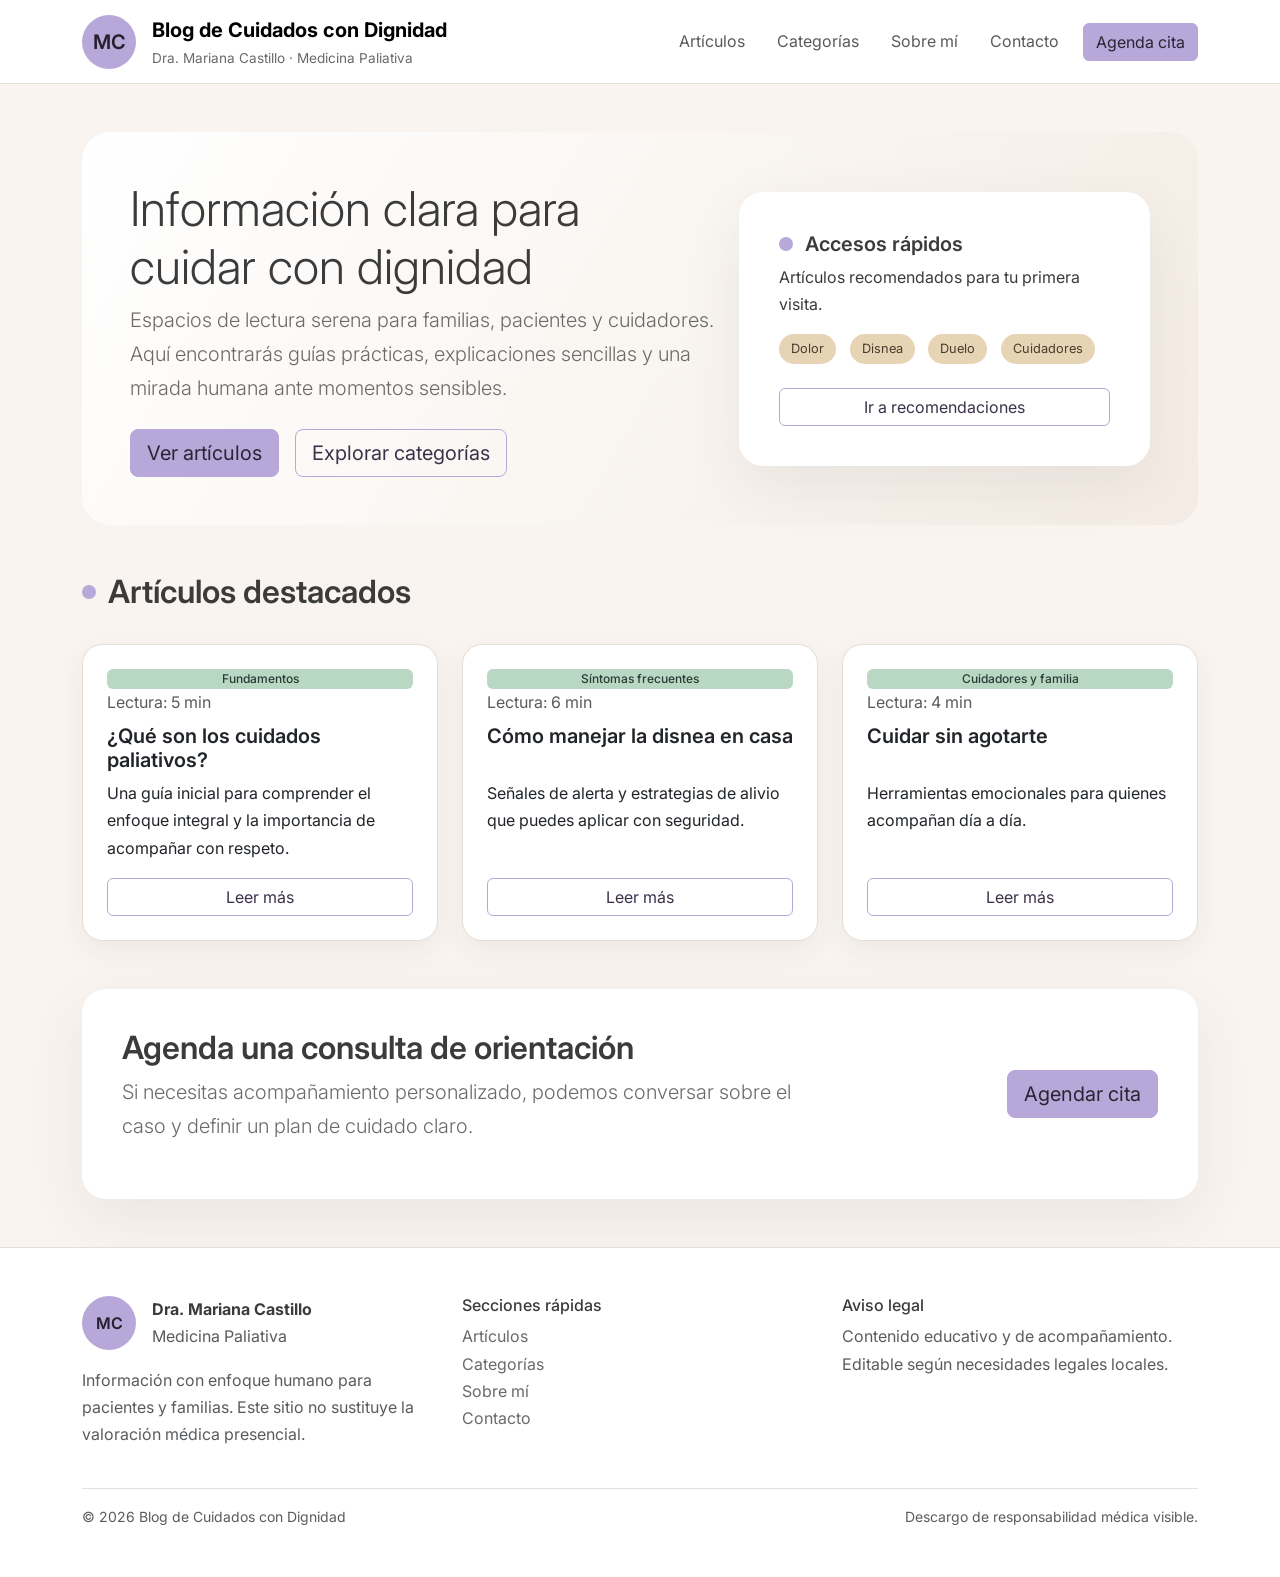
<file: index.html>
<!doctype html>
<html lang="es">
  <head>
    <meta charset="utf-8">
    <meta name="viewport" content="width=device-width, initial-scale=1">
    <meta name="description" content="Blog cálido y humano con información clara de cuidados paliativos y acompañamiento familiar.">
    <title>Inicio | Blog de Cuidados con Dignidad</title>
    <link rel="preconnect" href="https://fonts.googleapis.com">
    <link rel="preconnect" href="https://fonts.gstatic.com" crossorigin>
    <link href="https://fonts.googleapis.com/css2?family=Inter:wght@400;500;600;700&display=swap" rel="stylesheet">
    <link href="https://cdn.jsdelivr.net/npm/bootstrap@5.3.3/dist/css/bootstrap.min.css" rel="stylesheet">
    <link rel="stylesheet" href="assets/css/style.css">
  </head>
  <body>
    <nav class="navbar navbar-expand-lg sticky-top">
      <div class="container">
        <a class="navbar-brand d-flex align-items-center gap-3" href="index.html">
          <div class="logo-circle">MC</div>
          <div>
            <strong>Blog de Cuidados con Dignidad</strong>
            <span>Dra. Mariana Castillo · Medicina Paliativa</span>
          </div>
        </a>
        <button class="navbar-toggler" type="button" data-bs-toggle="collapse" data-bs-target="#mainNav" aria-controls="mainNav" aria-expanded="false" aria-label="Toggle navigation">
          <span class="navbar-toggler-icon"></span>
        </button>
        <div class="collapse navbar-collapse" id="mainNav">
          <ul class="navbar-nav ms-auto align-items-lg-center gap-lg-3">
            <li class="nav-item"><a class="nav-link" href="blog.html">Artículos</a></li>
            <li class="nav-item"><a class="nav-link" href="categorias.html">Categorías</a></li>
            <li class="nav-item"><a class="nav-link" href="sobre-mi.html">Sobre mí</a></li>
            <li class="nav-item"><a class="nav-link" href="contacto.html">Contacto</a></li>
            <li class="nav-item">
              <a class="btn btn-primary" href="contacto.html">Agenda cita</a>
            </li>
          </ul>
        </div>
      </div>
    </nav>

    <main class="container my-5">
      <section class="hero mb-5">
        <div class="row align-items-center">
          <div class="col-lg-7">
            <h1 class="display-5">Información clara para cuidar con dignidad</h1>
            <p class="lead">Espacios de lectura serena para familias, pacientes y cuidadores. Aquí encontrarás guías prácticas, explicaciones sencillas y una mirada humana ante momentos sensibles.</p>
            <div class="d-flex flex-wrap gap-3 mt-4">
              <a class="btn btn-primary btn-lg" href="blog.html">Ver artículos</a>
              <a class="btn btn-outline-primary btn-lg" href="categorias.html">Explorar categorías</a>
            </div>
          </div>
          <div class="col-lg-5 mt-4 mt-lg-0">
            <div class="section-soft">
              <h5 class="section-title">Accesos rápidos</h5>
              <p class="mb-3">Artículos recomendados para tu primera visita.</p>
              <div class="d-flex flex-wrap gap-2">
                <span class="tag-pill">Dolor</span>
                <span class="tag-pill">Disnea</span>
                <span class="tag-pill">Duelo</span>
                <span class="tag-pill">Cuidadores</span>
              </div>
              <div class="mt-4">
                <a class="btn btn-outline-primary w-100" href="blog.html">Ir a recomendaciones</a>
              </div>
            </div>
          </div>
        </div>
      </section>

      <section class="mb-5">
        <h2 class="section-title">Artículos destacados</h2>
        <div class="row g-4 mt-1">
          <div class="col-md-6 col-lg-4">
            <article class="card h-100 p-4">
              <span class="badge badge-category">Fundamentos</span>
              <p class="text-muted mb-2">Lectura: 5 min</p>
              <h5 class="card-title">¿Qué son los cuidados paliativos?</h5>
              <p class="card-text">Una guía inicial para comprender el enfoque integral y la importancia de acompañar con respeto.</p>
              <a class="btn btn-outline-primary mt-auto" href="post.html">Leer más</a>
            </article>
          </div>
          <div class="col-md-6 col-lg-4">
            <article class="card h-100 p-4">
              <span class="badge badge-category">Síntomas frecuentes</span>
              <p class="text-muted mb-2">Lectura: 6 min</p>
              <h5 class="card-title">Cómo manejar la disnea en casa</h5>
              <p class="card-text">Señales de alerta y estrategias de alivio que puedes aplicar con seguridad.</p>
              <a class="btn btn-outline-primary mt-auto" href="post.html">Leer más</a>
            </article>
          </div>
          <div class="col-md-6 col-lg-4">
            <article class="card h-100 p-4">
              <span class="badge badge-category">Cuidadores y familia</span>
              <p class="text-muted mb-2">Lectura: 4 min</p>
              <h5 class="card-title">Cuidar sin agotarte</h5>
              <p class="card-text">Herramientas emocionales para quienes acompañan día a día.</p>
              <a class="btn btn-outline-primary mt-auto" href="post.html">Leer más</a>
            </article>
          </div>
        </div>
      </section>

      <section class="section-soft">
        <div class="row align-items-center">
          <div class="col-lg-8">
            <h2>Agenda una consulta de orientación</h2>
            <p class="lead">Si necesitas acompañamiento personalizado, podemos conversar sobre el caso y definir un plan de cuidado claro.</p>
          </div>
          <div class="col-lg-4 text-lg-end">
            <a class="btn btn-primary btn-lg" href="contacto.html">Agendar cita</a>
          </div>
        </div>
      </section>
    </main>

    <footer class="py-5 mt-5">
      <div class="container">
        <div class="row g-4">
          <div class="col-lg-4">
            <div class="d-flex align-items-center gap-3 mb-3">
              <div class="logo-circle">MC</div>
              <div>
                <strong>Dra. Mariana Castillo</strong>
                <div class="text-muted">Medicina Paliativa</div>
              </div>
            </div>
            <p class="text-muted">Información con enfoque humano para pacientes y familias. Este sitio no sustituye la valoración médica presencial.</p>
          </div>
          <div class="col-lg-4">
            <h6>Secciones rápidas</h6>
            <ul class="list-unstyled">
              <li><a class="footer-link" href="blog.html">Artículos</a></li>
              <li><a class="footer-link" href="categorias.html">Categorías</a></li>
              <li><a class="footer-link" href="sobre-mi.html">Sobre mí</a></li>
              <li><a class="footer-link" href="contacto.html">Contacto</a></li>
            </ul>
          </div>
          <div class="col-lg-4">
            <h6>Aviso legal</h6>
            <p class="text-muted">Contenido educativo y de acompañamiento. Editable según necesidades legales locales.</p>
          </div>
        </div>
        <div class="d-flex flex-wrap justify-content-between align-items-center mt-4 pt-3 border-top">
          <small class="text-muted">© <span data-year></span> Blog de Cuidados con Dignidad</small>
          <small class="text-muted">Descargo de responsabilidad médica visible.</small>
        </div>
      </div>
    </footer>

    <script src="https://cdn.jsdelivr.net/npm/bootstrap@5.3.3/dist/js/bootstrap.bundle.min.js"></script>
    <script src="assets/js/main.js"></script>
  </body>
</html>
</file>
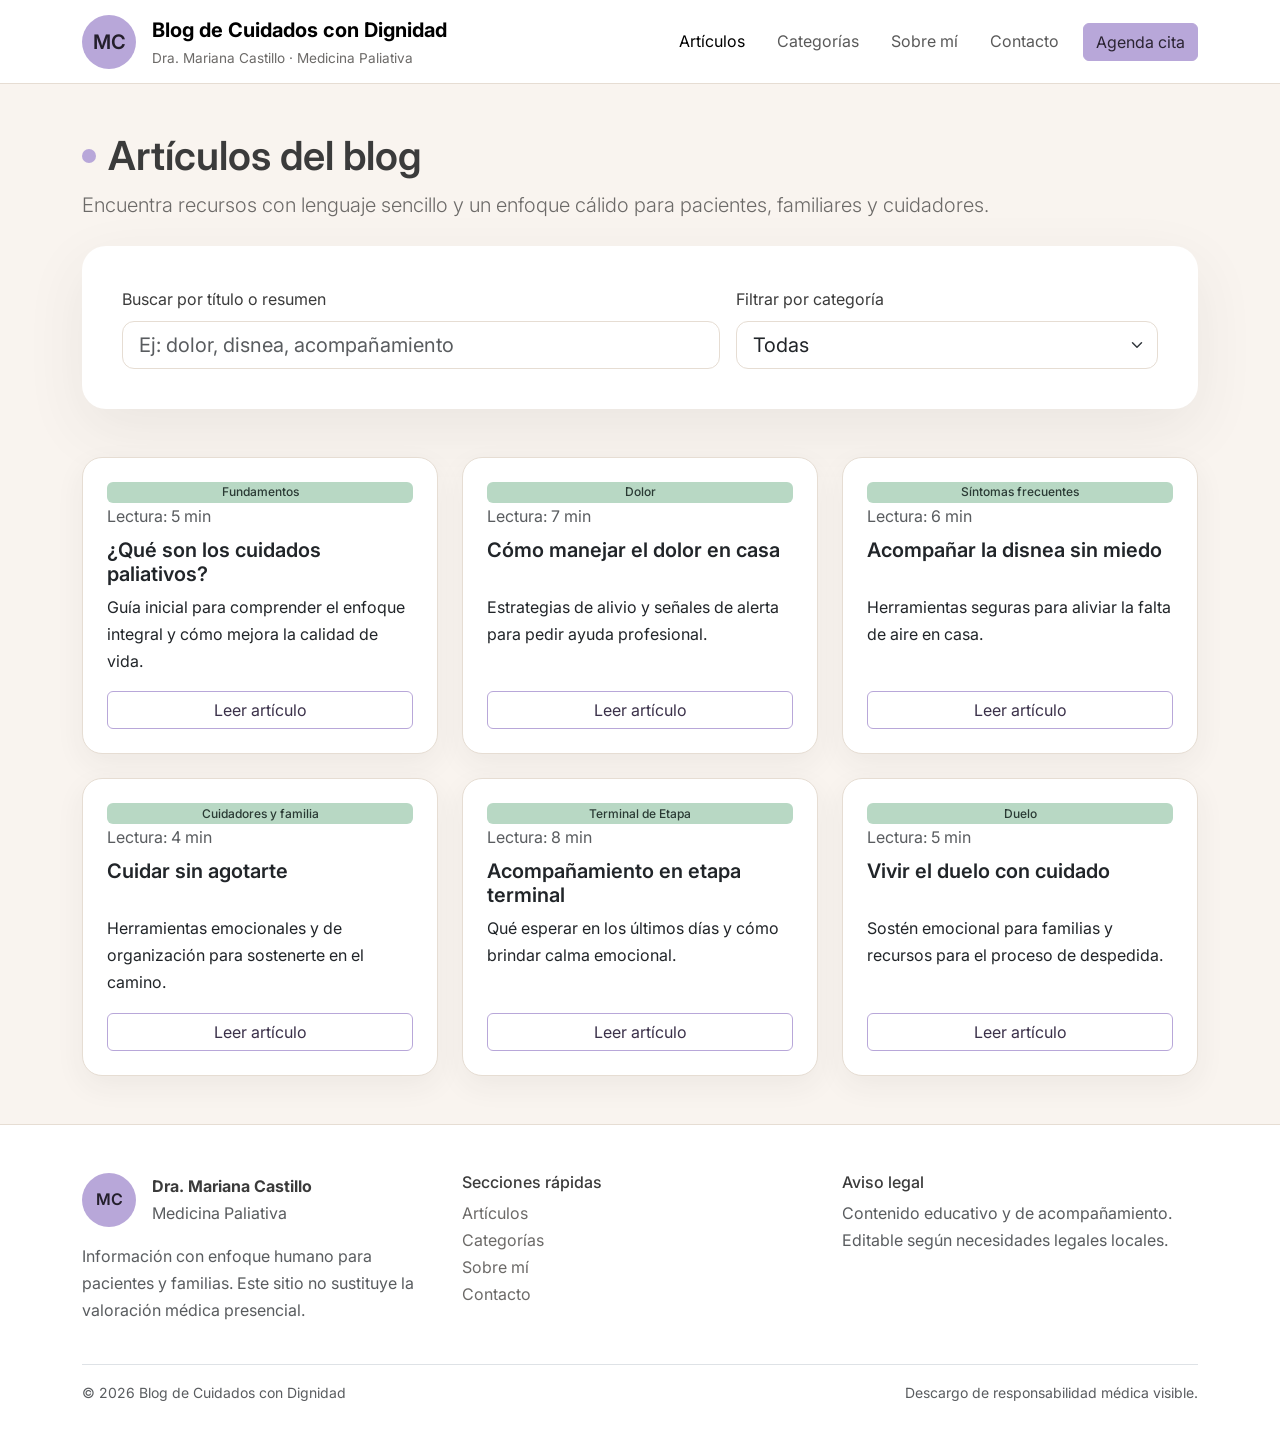
<file: blog.html>
<!doctype html>
<html lang="es">
  <head>
    <meta charset="utf-8">
    <meta name="viewport" content="width=device-width, initial-scale=1">
    <meta name="description" content="Explora artículos sobre cuidados paliativos, síntomas frecuentes y acompañamiento familiar.">
    <title>Artículos | Blog de Cuidados con Dignidad</title>
    <link href="https://fonts.googleapis.com/css2?family=Inter:wght@400;500;600;700&display=swap" rel="stylesheet">
    <link href="https://cdn.jsdelivr.net/npm/bootstrap@5.3.3/dist/css/bootstrap.min.css" rel="stylesheet">
    <link rel="stylesheet" href="assets/css/style.css">
  </head>
  <body>
    <nav class="navbar navbar-expand-lg sticky-top">
      <div class="container">
        <a class="navbar-brand d-flex align-items-center gap-3" href="index.html">
          <div class="logo-circle">MC</div>
          <div>
            <strong>Blog de Cuidados con Dignidad</strong>
            <span>Dra. Mariana Castillo · Medicina Paliativa</span>
          </div>
        </a>
        <button class="navbar-toggler" type="button" data-bs-toggle="collapse" data-bs-target="#mainNav" aria-controls="mainNav" aria-expanded="false" aria-label="Toggle navigation">
          <span class="navbar-toggler-icon"></span>
        </button>
        <div class="collapse navbar-collapse" id="mainNav">
          <ul class="navbar-nav ms-auto align-items-lg-center gap-lg-3">
            <li class="nav-item"><a class="nav-link active" href="blog.html">Artículos</a></li>
            <li class="nav-item"><a class="nav-link" href="categorias.html">Categorías</a></li>
            <li class="nav-item"><a class="nav-link" href="sobre-mi.html">Sobre mí</a></li>
            <li class="nav-item"><a class="nav-link" href="contacto.html">Contacto</a></li>
            <li class="nav-item"><a class="btn btn-primary" href="contacto.html">Agenda cita</a></li>
          </ul>
        </div>
      </div>
    </nav>

    <main class="container my-5">
      <section class="mb-4">
        <h1 class="section-title">Artículos del blog</h1>
        <p class="lead">Encuentra recursos con lenguaje sencillo y un enfoque cálido para pacientes, familiares y cuidadores.</p>
      </section>

      <section class="section-soft mb-5">
        <div class="row g-3 align-items-end">
          <div class="col-md-7">
            <label class="form-label" for="searchInput">Buscar por título o resumen</label>
            <input class="form-control form-control-lg" id="searchInput" type="search" placeholder="Ej: dolor, disnea, acompañamiento">
          </div>
          <div class="col-md-5">
            <label class="form-label" for="categorySelect">Filtrar por categoría</label>
            <select class="form-select form-select-lg" id="categorySelect">
              <option value="todas">Todas</option>
              <option value="fundamentos">Fundamentos</option>
              <option value="dolor">Dolor</option>
              <option value="sintomas frecuentes">Síntomas frecuentes</option>
              <option value="cuidadores y familia">Cuidadores y familia</option>
              <option value="terminal de etapa">Terminal de Etapa</option>
              <option value="duelo">Duelo</option>
            </select>
          </div>
        </div>
      </section>

      <section>
        <div class="row g-4">
          <div class="col-md-6 col-lg-4" data-article data-title="qué son los cuidados paliativos" data-summary="guía inicial para comprender el enfoque integral" data-category="fundamentos">
            <article class="card h-100 p-4">
              <span class="badge badge-category">Fundamentos</span>
              <p class="text-muted mb-2">Lectura: 5 min</p>
              <h5 class="card-title">¿Qué son los cuidados paliativos?</h5>
              <p class="card-text">Guía inicial para comprender el enfoque integral y cómo mejora la calidad de vida.</p>
              <a class="btn btn-outline-primary mt-auto" href="post.html">Leer artículo</a>
            </article>
          </div>
          <div class="col-md-6 col-lg-4" data-article data-title="cómo manejar el dolor en casa" data-summary="estrategias de alivio y señales de alerta" data-category="dolor">
            <article class="card h-100 p-4">
              <span class="badge badge-category">Dolor</span>
              <p class="text-muted mb-2">Lectura: 7 min</p>
              <h5 class="card-title">Cómo manejar el dolor en casa</h5>
              <p class="card-text">Estrategias de alivio y señales de alerta para pedir ayuda profesional.</p>
              <a class="btn btn-outline-primary mt-auto" href="post.html">Leer artículo</a>
            </article>
          </div>
          <div class="col-md-6 col-lg-4" data-article data-title="acompañar la disnea sin miedo" data-summary="herramientas seguras para aliviar la falta de aire" data-category="sintomas frecuentes">
            <article class="card h-100 p-4">
              <span class="badge badge-category">Síntomas frecuentes</span>
              <p class="text-muted mb-2">Lectura: 6 min</p>
              <h5 class="card-title">Acompañar la disnea sin miedo</h5>
              <p class="card-text">Herramientas seguras para aliviar la falta de aire en casa.</p>
              <a class="btn btn-outline-primary mt-auto" href="post.html">Leer artículo</a>
            </article>
          </div>
          <div class="col-md-6 col-lg-4" data-article data-title="cuidar sin agotarte" data-summary="herramientas emocionales para cuidadores" data-category="cuidadores y familia">
            <article class="card h-100 p-4">
              <span class="badge badge-category">Cuidadores y familia</span>
              <p class="text-muted mb-2">Lectura: 4 min</p>
              <h5 class="card-title">Cuidar sin agotarte</h5>
              <p class="card-text">Herramientas emocionales y de organización para sostenerte en el camino.</p>
              <a class="btn btn-outline-primary mt-auto" href="post.html">Leer artículo</a>
            </article>
          </div>
          <div class="col-md-6 col-lg-4" data-article data-title="acompañamiento en etapa terminal" data-summary="qué esperar y cómo brindar calma" data-category="terminal de etapa">
            <article class="card h-100 p-4">
              <span class="badge badge-category">Terminal de Etapa</span>
              <p class="text-muted mb-2">Lectura: 8 min</p>
              <h5 class="card-title">Acompañamiento en etapa terminal</h5>
              <p class="card-text">Qué esperar en los últimos días y cómo brindar calma emocional.</p>
              <a class="btn btn-outline-primary mt-auto" href="post.html">Leer artículo</a>
            </article>
          </div>
          <div class="col-md-6 col-lg-4" data-article data-title="vivir el duelo con cuidado" data-summary="sostén emocional para familias" data-category="duelo">
            <article class="card h-100 p-4">
              <span class="badge badge-category">Duelo</span>
              <p class="text-muted mb-2">Lectura: 5 min</p>
              <h5 class="card-title">Vivir el duelo con cuidado</h5>
              <p class="card-text">Sostén emocional para familias y recursos para el proceso de despedida.</p>
              <a class="btn btn-outline-primary mt-auto" href="post.html">Leer artículo</a>
            </article>
          </div>
        </div>
      </section>
    </main>

    <footer class="py-5 mt-5">
      <div class="container">
        <div class="row g-4">
          <div class="col-lg-4">
            <div class="d-flex align-items-center gap-3 mb-3">
              <div class="logo-circle">MC</div>
              <div>
                <strong>Dra. Mariana Castillo</strong>
                <div class="text-muted">Medicina Paliativa</div>
              </div>
            </div>
            <p class="text-muted">Información con enfoque humano para pacientes y familias. Este sitio no sustituye la valoración médica presencial.</p>
          </div>
          <div class="col-lg-4">
            <h6>Secciones rápidas</h6>
            <ul class="list-unstyled">
              <li><a class="footer-link" href="blog.html">Artículos</a></li>
              <li><a class="footer-link" href="categorias.html">Categorías</a></li>
              <li><a class="footer-link" href="sobre-mi.html">Sobre mí</a></li>
              <li><a class="footer-link" href="contacto.html">Contacto</a></li>
            </ul>
          </div>
          <div class="col-lg-4">
            <h6>Aviso legal</h6>
            <p class="text-muted">Contenido educativo y de acompañamiento. Editable según necesidades legales locales.</p>
          </div>
        </div>
        <div class="d-flex flex-wrap justify-content-between align-items-center mt-4 pt-3 border-top">
          <small class="text-muted">© <span data-year></span> Blog de Cuidados con Dignidad</small>
          <small class="text-muted">Descargo de responsabilidad médica visible.</small>
        </div>
      </div>
    </footer>

    <script src="https://cdn.jsdelivr.net/npm/bootstrap@5.3.3/dist/js/bootstrap.bundle.min.js"></script>
    <script src="assets/js/main.js"></script>
    <script src="assets/js/blog.js"></script>
  </body>
</html>
</file>
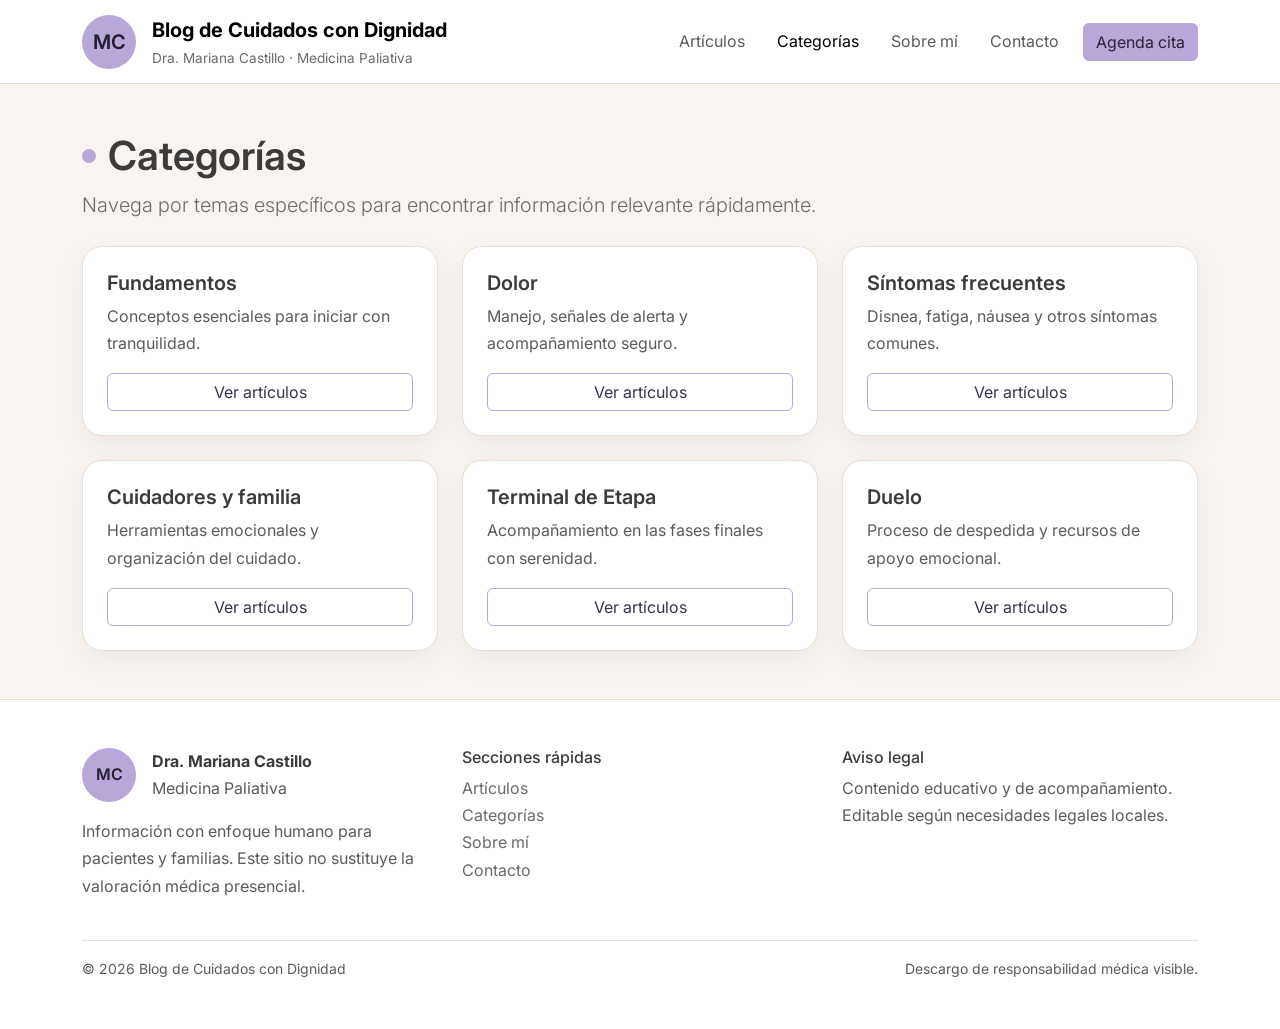
<file: categorias.html>
<!doctype html>
<html lang="es">
  <head>
    <meta charset="utf-8">
    <meta name="viewport" content="width=device-width, initial-scale=1">
    <meta name="description" content="Explora las categorías del blog: fundamentos, dolor, síntomas frecuentes, cuidadores, etapa terminal y duelo.">
    <title>Categorías | Blog de Cuidados con Dignidad</title>
    <link href="https://fonts.googleapis.com/css2?family=Inter:wght@400;500;600;700&display=swap" rel="stylesheet">
    <link href="https://cdn.jsdelivr.net/npm/bootstrap@5.3.3/dist/css/bootstrap.min.css" rel="stylesheet">
    <link rel="stylesheet" href="assets/css/style.css">
  </head>
  <body>
    <nav class="navbar navbar-expand-lg sticky-top">
      <div class="container">
        <a class="navbar-brand d-flex align-items-center gap-3" href="index.html">
          <div class="logo-circle">MC</div>
          <div>
            <strong>Blog de Cuidados con Dignidad</strong>
            <span>Dra. Mariana Castillo · Medicina Paliativa</span>
          </div>
        </a>
        <button class="navbar-toggler" type="button" data-bs-toggle="collapse" data-bs-target="#mainNav" aria-controls="mainNav" aria-expanded="false" aria-label="Toggle navigation">
          <span class="navbar-toggler-icon"></span>
        </button>
        <div class="collapse navbar-collapse" id="mainNav">
          <ul class="navbar-nav ms-auto align-items-lg-center gap-lg-3">
            <li class="nav-item"><a class="nav-link" href="blog.html">Artículos</a></li>
            <li class="nav-item"><a class="nav-link active" href="categorias.html">Categorías</a></li>
            <li class="nav-item"><a class="nav-link" href="sobre-mi.html">Sobre mí</a></li>
            <li class="nav-item"><a class="nav-link" href="contacto.html">Contacto</a></li>
            <li class="nav-item"><a class="btn btn-primary" href="contacto.html">Agenda cita</a></li>
          </ul>
        </div>
      </div>
    </nav>

    <main class="container my-5">
      <section class="mb-4">
        <h1 class="section-title">Categorías</h1>
        <p class="lead">Navega por temas específicos para encontrar información relevante rápidamente.</p>
      </section>

      <section class="row g-4">
        <div class="col-md-6 col-lg-4">
          <div class="card h-100 p-4">
            <h5>Fundamentos</h5>
            <p class="text-muted">Conceptos esenciales para iniciar con tranquilidad.</p>
            <a class="btn btn-outline-primary" href="blog.html">Ver artículos</a>
          </div>
        </div>
        <div class="col-md-6 col-lg-4">
          <div class="card h-100 p-4">
            <h5>Dolor</h5>
            <p class="text-muted">Manejo, señales de alerta y acompañamiento seguro.</p>
            <a class="btn btn-outline-primary" href="blog.html">Ver artículos</a>
          </div>
        </div>
        <div class="col-md-6 col-lg-4">
          <div class="card h-100 p-4">
            <h5>Síntomas frecuentes</h5>
            <p class="text-muted">Disnea, fatiga, náusea y otros síntomas comunes.</p>
            <a class="btn btn-outline-primary" href="blog.html">Ver artículos</a>
          </div>
        </div>
        <div class="col-md-6 col-lg-4">
          <div class="card h-100 p-4">
            <h5>Cuidadores y familia</h5>
            <p class="text-muted">Herramientas emocionales y organización del cuidado.</p>
            <a class="btn btn-outline-primary" href="blog.html">Ver artículos</a>
          </div>
        </div>
        <div class="col-md-6 col-lg-4">
          <div class="card h-100 p-4">
            <h5>Terminal de Etapa</h5>
            <p class="text-muted">Acompañamiento en las fases finales con serenidad.</p>
            <a class="btn btn-outline-primary" href="blog.html">Ver artículos</a>
          </div>
        </div>
        <div class="col-md-6 col-lg-4">
          <div class="card h-100 p-4">
            <h5>Duelo</h5>
            <p class="text-muted">Proceso de despedida y recursos de apoyo emocional.</p>
            <a class="btn btn-outline-primary" href="blog.html">Ver artículos</a>
          </div>
        </div>
      </section>
    </main>

    <footer class="py-5 mt-5">
      <div class="container">
        <div class="row g-4">
          <div class="col-lg-4">
            <div class="d-flex align-items-center gap-3 mb-3">
              <div class="logo-circle">MC</div>
              <div>
                <strong>Dra. Mariana Castillo</strong>
                <div class="text-muted">Medicina Paliativa</div>
              </div>
            </div>
            <p class="text-muted">Información con enfoque humano para pacientes y familias. Este sitio no sustituye la valoración médica presencial.</p>
          </div>
          <div class="col-lg-4">
            <h6>Secciones rápidas</h6>
            <ul class="list-unstyled">
              <li><a class="footer-link" href="blog.html">Artículos</a></li>
              <li><a class="footer-link" href="categorias.html">Categorías</a></li>
              <li><a class="footer-link" href="sobre-mi.html">Sobre mí</a></li>
              <li><a class="footer-link" href="contacto.html">Contacto</a></li>
            </ul>
          </div>
          <div class="col-lg-4">
            <h6>Aviso legal</h6>
            <p class="text-muted">Contenido educativo y de acompañamiento. Editable según necesidades legales locales.</p>
          </div>
        </div>
        <div class="d-flex flex-wrap justify-content-between align-items-center mt-4 pt-3 border-top">
          <small class="text-muted">© <span data-year></span> Blog de Cuidados con Dignidad</small>
          <small class="text-muted">Descargo de responsabilidad médica visible.</small>
        </div>
      </div>
    </footer>

    <script src="https://cdn.jsdelivr.net/npm/bootstrap@5.3.3/dist/js/bootstrap.bundle.min.js"></script>
    <script src="assets/js/main.js"></script>
  </body>
</html>
</file>
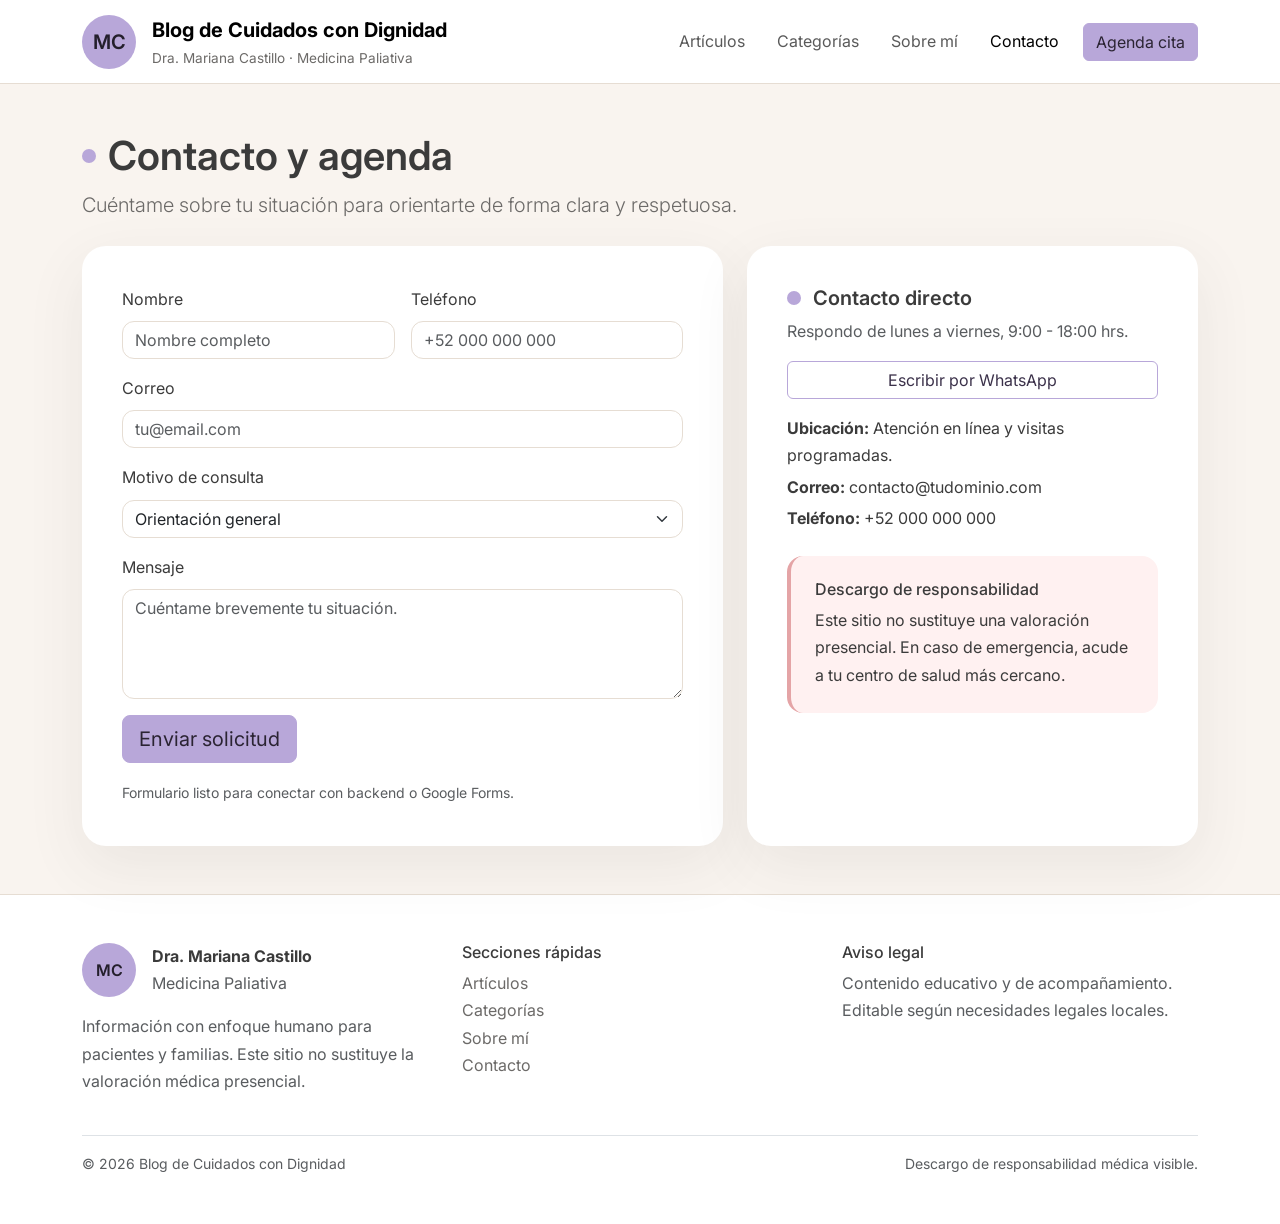
<file: contacto.html>
<!doctype html>
<html lang="es">
  <head>
    <meta charset="utf-8">
    <meta name="viewport" content="width=device-width, initial-scale=1">
    <meta name="description" content="Agenda una cita o contacta a la Dra. Mariana Castillo para orientación en cuidados paliativos.">
    <title>Contacto | Blog de Cuidados con Dignidad</title>
    <link href="https://fonts.googleapis.com/css2?family=Inter:wght@400;500;600;700&display=swap" rel="stylesheet">
    <link href="https://cdn.jsdelivr.net/npm/bootstrap@5.3.3/dist/css/bootstrap.min.css" rel="stylesheet">
    <link rel="stylesheet" href="assets/css/style.css">
  </head>
  <body>
    <nav class="navbar navbar-expand-lg sticky-top">
      <div class="container">
        <a class="navbar-brand d-flex align-items-center gap-3" href="index.html">
          <div class="logo-circle">MC</div>
          <div>
            <strong>Blog de Cuidados con Dignidad</strong>
            <span>Dra. Mariana Castillo · Medicina Paliativa</span>
          </div>
        </a>
        <button class="navbar-toggler" type="button" data-bs-toggle="collapse" data-bs-target="#mainNav" aria-controls="mainNav" aria-expanded="false" aria-label="Toggle navigation">
          <span class="navbar-toggler-icon"></span>
        </button>
        <div class="collapse navbar-collapse" id="mainNav">
          <ul class="navbar-nav ms-auto align-items-lg-center gap-lg-3">
            <li class="nav-item"><a class="nav-link" href="blog.html">Artículos</a></li>
            <li class="nav-item"><a class="nav-link" href="categorias.html">Categorías</a></li>
            <li class="nav-item"><a class="nav-link" href="sobre-mi.html">Sobre mí</a></li>
            <li class="nav-item"><a class="nav-link active" href="contacto.html">Contacto</a></li>
            <li class="nav-item"><a class="btn btn-primary" href="contacto.html">Agenda cita</a></li>
          </ul>
        </div>
      </div>
    </nav>

    <main class="container my-5">
      <section class="mb-4">
        <h1 class="section-title">Contacto y agenda</h1>
        <p class="lead">Cuéntame sobre tu situación para orientarte de forma clara y respetuosa.</p>
      </section>

      <section class="row g-4">
        <div class="col-lg-7">
          <form class="section-soft">
            <div class="row g-3">
              <div class="col-md-6">
                <label class="form-label" for="nombre">Nombre</label>
                <input class="form-control" id="nombre" type="text" placeholder="Nombre completo">
              </div>
              <div class="col-md-6">
                <label class="form-label" for="telefono">Teléfono</label>
                <input class="form-control" id="telefono" type="tel" placeholder="+52 000 000 000">
              </div>
              <div class="col-12">
                <label class="form-label" for="correo">Correo</label>
                <input class="form-control" id="correo" type="email" placeholder="tu@email.com">
              </div>
              <div class="col-12">
                <label class="form-label" for="motivo">Motivo de consulta</label>
                <select class="form-select" id="motivo">
                  <option>Orientación general</option>
                  <option>Manejo de síntomas</option>
                  <option>Acompañamiento familiar</option>
                  <option>Duelo</option>
                </select>
              </div>
              <div class="col-12">
                <label class="form-label" for="mensaje">Mensaje</label>
                <textarea class="form-control" id="mensaje" rows="4" placeholder="Cuéntame brevemente tu situación."></textarea>
              </div>
              <div class="col-12">
                <button class="btn btn-primary btn-lg" type="submit">Enviar solicitud</button>
              </div>
              <div class="col-12">
                <small class="text-muted">Formulario listo para conectar con backend o Google Forms.</small>
              </div>
            </div>
          </form>
        </div>
        <div class="col-lg-5">
          <div class="section-soft h-100">
            <h5 class="section-title">Contacto directo</h5>
            <p class="text-muted">Respondo de lunes a viernes, 9:00 - 18:00 hrs.</p>
            <a class="btn btn-outline-primary w-100 mb-3" href="https://wa.me/0000000000">Escribir por WhatsApp</a>
            <div>
              <p class="mb-1"><strong>Ubicación:</strong> Atención en línea y visitas programadas.</p>
              <p class="mb-1"><strong>Correo:</strong> contacto@tudominio.com</p>
              <p><strong>Teléfono:</strong> +52 000 000 000</p>
            </div>
            <div class="alert-box mt-4">
              <h6>Descargo de responsabilidad</h6>
              <p class="mb-0">Este sitio no sustituye una valoración presencial. En caso de emergencia, acude a tu centro de salud más cercano.</p>
            </div>
          </div>
        </div>
      </section>
    </main>

    <footer class="py-5 mt-5">
      <div class="container">
        <div class="row g-4">
          <div class="col-lg-4">
            <div class="d-flex align-items-center gap-3 mb-3">
              <div class="logo-circle">MC</div>
              <div>
                <strong>Dra. Mariana Castillo</strong>
                <div class="text-muted">Medicina Paliativa</div>
              </div>
            </div>
            <p class="text-muted">Información con enfoque humano para pacientes y familias. Este sitio no sustituye la valoración médica presencial.</p>
          </div>
          <div class="col-lg-4">
            <h6>Secciones rápidas</h6>
            <ul class="list-unstyled">
              <li><a class="footer-link" href="blog.html">Artículos</a></li>
              <li><a class="footer-link" href="categorias.html">Categorías</a></li>
              <li><a class="footer-link" href="sobre-mi.html">Sobre mí</a></li>
              <li><a class="footer-link" href="contacto.html">Contacto</a></li>
            </ul>
          </div>
          <div class="col-lg-4">
            <h6>Aviso legal</h6>
            <p class="text-muted">Contenido educativo y de acompañamiento. Editable según necesidades legales locales.</p>
          </div>
        </div>
        <div class="d-flex flex-wrap justify-content-between align-items-center mt-4 pt-3 border-top">
          <small class="text-muted">© <span data-year></span> Blog de Cuidados con Dignidad</small>
          <small class="text-muted">Descargo de responsabilidad médica visible.</small>
        </div>
      </div>
    </footer>

    <script src="https://cdn.jsdelivr.net/npm/bootstrap@5.3.3/dist/js/bootstrap.bundle.min.js"></script>
    <script src="assets/js/main.js"></script>
  </body>
</html>
</file>
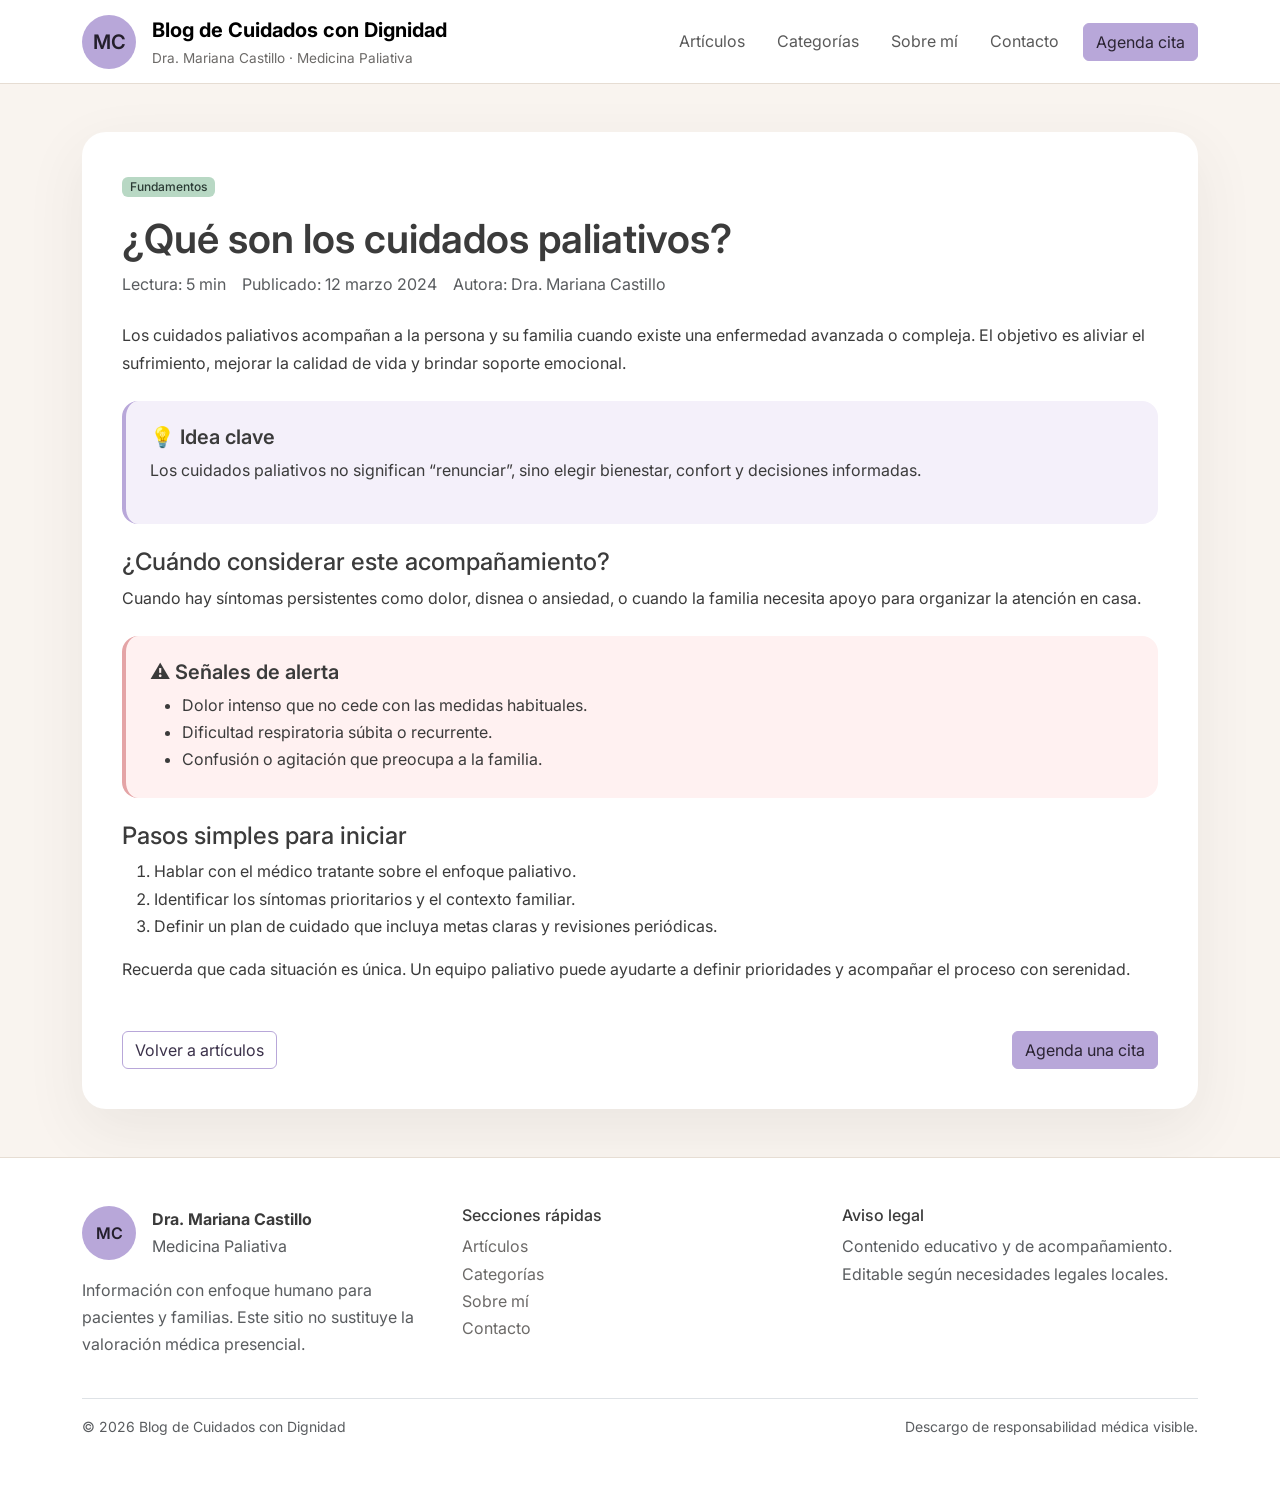
<file: post.html>
<!doctype html>
<html lang="es">
  <head>
    <meta charset="utf-8">
    <meta name="viewport" content="width=device-width, initial-scale=1">
    <meta name="description" content="Plantilla de artículo con estructura médica clara y lenguaje humano.">
    <title>Artículo | Blog de Cuidados con Dignidad</title>
    <link href="https://fonts.googleapis.com/css2?family=Inter:wght@400;500;600;700&display=swap" rel="stylesheet">
    <link href="https://cdn.jsdelivr.net/npm/bootstrap@5.3.3/dist/css/bootstrap.min.css" rel="stylesheet">
    <link rel="stylesheet" href="assets/css/style.css">
  </head>
  <body>
    <nav class="navbar navbar-expand-lg sticky-top">
      <div class="container">
        <a class="navbar-brand d-flex align-items-center gap-3" href="index.html">
          <div class="logo-circle">MC</div>
          <div>
            <strong>Blog de Cuidados con Dignidad</strong>
            <span>Dra. Mariana Castillo · Medicina Paliativa</span>
          </div>
        </a>
        <button class="navbar-toggler" type="button" data-bs-toggle="collapse" data-bs-target="#mainNav" aria-controls="mainNav" aria-expanded="false" aria-label="Toggle navigation">
          <span class="navbar-toggler-icon"></span>
        </button>
        <div class="collapse navbar-collapse" id="mainNav">
          <ul class="navbar-nav ms-auto align-items-lg-center gap-lg-3">
            <li class="nav-item"><a class="nav-link" href="blog.html">Artículos</a></li>
            <li class="nav-item"><a class="nav-link" href="categorias.html">Categorías</a></li>
            <li class="nav-item"><a class="nav-link" href="sobre-mi.html">Sobre mí</a></li>
            <li class="nav-item"><a class="nav-link" href="contacto.html">Contacto</a></li>
            <li class="nav-item"><a class="btn btn-primary" href="contacto.html">Agenda cita</a></li>
          </ul>
        </div>
      </div>
    </nav>

    <main class="container my-5">
      <article class="section-soft">
        <span class="badge badge-category">Fundamentos</span>
        <h1 class="mt-3">¿Qué son los cuidados paliativos?</h1>
        <div class="d-flex flex-wrap gap-3 text-muted mb-4">
          <span>Lectura: 5 min</span>
          <span>Publicado: 12 marzo 2024</span>
          <span>Autora: Dra. Mariana Castillo</span>
        </div>

        <p>Los cuidados paliativos acompañan a la persona y su familia cuando existe una enfermedad avanzada o compleja. El objetivo es aliviar el sufrimiento, mejorar la calidad de vida y brindar soporte emocional.</p>

        <div class="feature-box my-4">
          <h5>💡 Idea clave</h5>
          <p>Los cuidados paliativos no significan “renunciar”, sino elegir bienestar, confort y decisiones informadas.</p>
        </div>

        <h2 class="h4 mt-4">¿Cuándo considerar este acompañamiento?</h2>
        <p>Cuando hay síntomas persistentes como dolor, disnea o ansiedad, o cuando la familia necesita apoyo para organizar la atención en casa.</p>

        <div class="alert-box my-4">
          <h5>⚠️ Señales de alerta</h5>
          <ul class="mb-0">
            <li>Dolor intenso que no cede con las medidas habituales.</li>
            <li>Dificultad respiratoria súbita o recurrente.</li>
            <li>Confusión o agitación que preocupa a la familia.</li>
          </ul>
        </div>

        <h2 class="h4 mt-4">Pasos simples para iniciar</h2>
        <ol>
          <li>Hablar con el médico tratante sobre el enfoque paliativo.</li>
          <li>Identificar los síntomas prioritarios y el contexto familiar.</li>
          <li>Definir un plan de cuidado que incluya metas claras y revisiones periódicas.</li>
        </ol>

        <p>Recuerda que cada situación es única. Un equipo paliativo puede ayudarte a definir prioridades y acompañar el proceso con serenidad.</p>

        <div class="mt-5 d-flex flex-column flex-md-row gap-3 align-items-md-center justify-content-between">
          <a class="btn btn-outline-primary" href="blog.html">Volver a artículos</a>
          <a class="btn btn-primary" href="contacto.html">Agenda una cita</a>
        </div>
      </article>
    </main>

    <footer class="py-5 mt-5">
      <div class="container">
        <div class="row g-4">
          <div class="col-lg-4">
            <div class="d-flex align-items-center gap-3 mb-3">
              <div class="logo-circle">MC</div>
              <div>
                <strong>Dra. Mariana Castillo</strong>
                <div class="text-muted">Medicina Paliativa</div>
              </div>
            </div>
            <p class="text-muted">Información con enfoque humano para pacientes y familias. Este sitio no sustituye la valoración médica presencial.</p>
          </div>
          <div class="col-lg-4">
            <h6>Secciones rápidas</h6>
            <ul class="list-unstyled">
              <li><a class="footer-link" href="blog.html">Artículos</a></li>
              <li><a class="footer-link" href="categorias.html">Categorías</a></li>
              <li><a class="footer-link" href="sobre-mi.html">Sobre mí</a></li>
              <li><a class="footer-link" href="contacto.html">Contacto</a></li>
            </ul>
          </div>
          <div class="col-lg-4">
            <h6>Aviso legal</h6>
            <p class="text-muted">Contenido educativo y de acompañamiento. Editable según necesidades legales locales.</p>
          </div>
        </div>
        <div class="d-flex flex-wrap justify-content-between align-items-center mt-4 pt-3 border-top">
          <small class="text-muted">© <span data-year></span> Blog de Cuidados con Dignidad</small>
          <small class="text-muted">Descargo de responsabilidad médica visible.</small>
        </div>
      </div>
    </footer>

    <script src="https://cdn.jsdelivr.net/npm/bootstrap@5.3.3/dist/js/bootstrap.bundle.min.js"></script>
    <script src="assets/js/main.js"></script>
  </body>
</html>
</file>
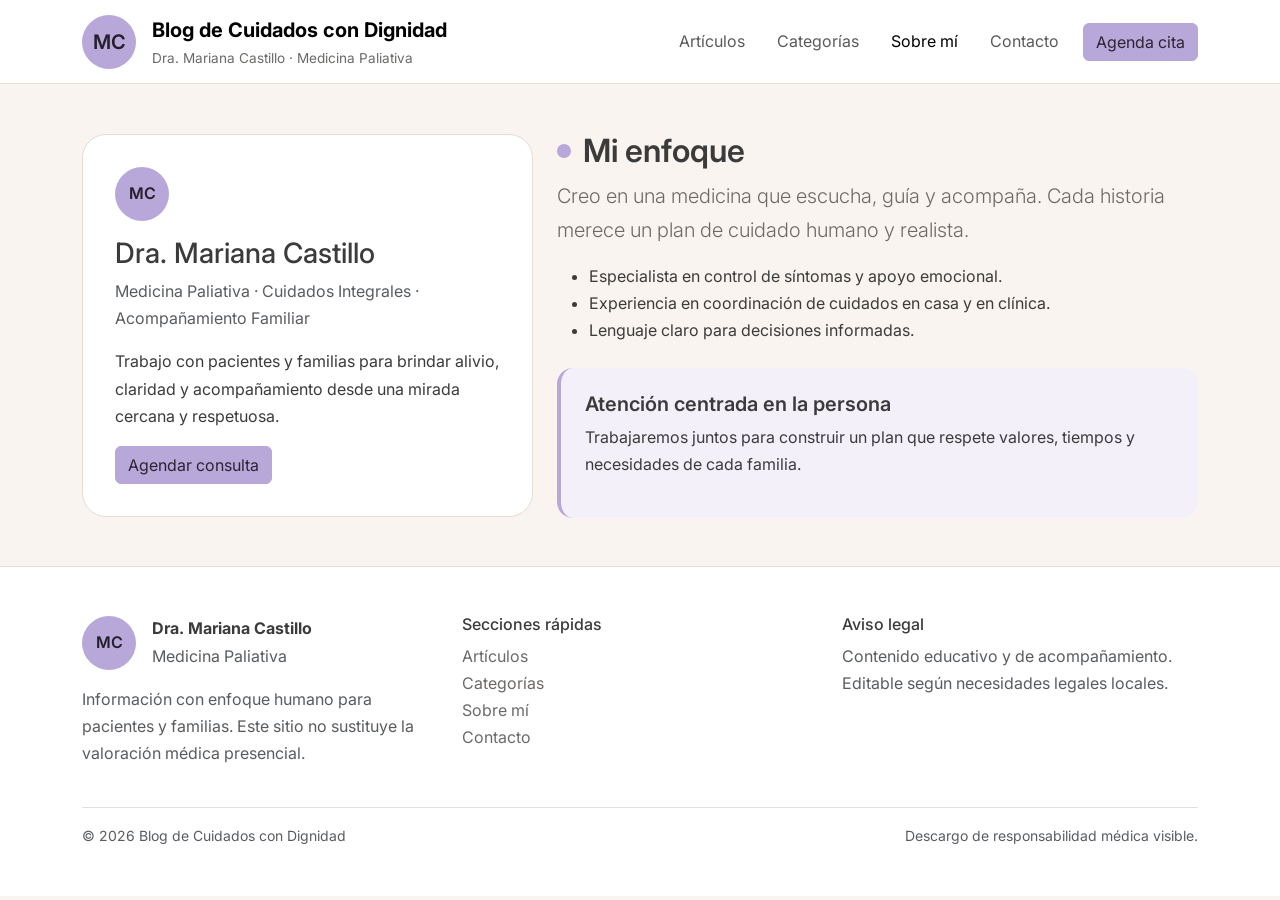
<file: sobre-mi.html>
<!doctype html>
<html lang="es">
  <head>
    <meta charset="utf-8">
    <meta name="viewport" content="width=device-width, initial-scale=1">
    <meta name="description" content="Conoce a la Dra. Mariana Castillo y su enfoque médico humano en cuidados paliativos.">
    <title>Sobre mí | Blog de Cuidados con Dignidad</title>
    <link href="https://fonts.googleapis.com/css2?family=Inter:wght@400;500;600;700&display=swap" rel="stylesheet">
    <link href="https://cdn.jsdelivr.net/npm/bootstrap@5.3.3/dist/css/bootstrap.min.css" rel="stylesheet">
    <link rel="stylesheet" href="assets/css/style.css">
  </head>
  <body>
    <nav class="navbar navbar-expand-lg sticky-top">
      <div class="container">
        <a class="navbar-brand d-flex align-items-center gap-3" href="index.html">
          <div class="logo-circle">MC</div>
          <div>
            <strong>Blog de Cuidados con Dignidad</strong>
            <span>Dra. Mariana Castillo · Medicina Paliativa</span>
          </div>
        </a>
        <button class="navbar-toggler" type="button" data-bs-toggle="collapse" data-bs-target="#mainNav" aria-controls="mainNav" aria-expanded="false" aria-label="Toggle navigation">
          <span class="navbar-toggler-icon"></span>
        </button>
        <div class="collapse navbar-collapse" id="mainNav">
          <ul class="navbar-nav ms-auto align-items-lg-center gap-lg-3">
            <li class="nav-item"><a class="nav-link" href="blog.html">Artículos</a></li>
            <li class="nav-item"><a class="nav-link" href="categorias.html">Categorías</a></li>
            <li class="nav-item"><a class="nav-link active" href="sobre-mi.html">Sobre mí</a></li>
            <li class="nav-item"><a class="nav-link" href="contacto.html">Contacto</a></li>
            <li class="nav-item"><a class="btn btn-primary" href="contacto.html">Agenda cita</a></li>
          </ul>
        </div>
      </div>
    </nav>

    <main class="container my-5">
      <section class="row g-4 align-items-center">
        <div class="col-lg-5">
          <div class="profile-card">
            <div class="logo-circle mb-3">MC</div>
            <h1 class="h3">Dra. Mariana Castillo</h1>
            <p class="text-muted">Medicina Paliativa · Cuidados Integrales · Acompañamiento Familiar</p>
            <p>Trabajo con pacientes y familias para brindar alivio, claridad y acompañamiento desde una mirada cercana y respetuosa.</p>
            <a class="btn btn-primary" href="contacto.html">Agendar consulta</a>
          </div>
        </div>
        <div class="col-lg-7">
          <h2 class="section-title">Mi enfoque</h2>
          <p class="lead">Creo en una medicina que escucha, guía y acompaña. Cada historia merece un plan de cuidado humano y realista.</p>
          <ul>
            <li>Especialista en control de síntomas y apoyo emocional.</li>
            <li>Experiencia en coordinación de cuidados en casa y en clínica.</li>
            <li>Lenguaje claro para decisiones informadas.</li>
          </ul>
          <div class="feature-box mt-4">
            <h5>Atención centrada en la persona</h5>
            <p>Trabajaremos juntos para construir un plan que respete valores, tiempos y necesidades de cada familia.</p>
          </div>
        </div>
      </section>
    </main>

    <footer class="py-5 mt-5">
      <div class="container">
        <div class="row g-4">
          <div class="col-lg-4">
            <div class="d-flex align-items-center gap-3 mb-3">
              <div class="logo-circle">MC</div>
              <div>
                <strong>Dra. Mariana Castillo</strong>
                <div class="text-muted">Medicina Paliativa</div>
              </div>
            </div>
            <p class="text-muted">Información con enfoque humano para pacientes y familias. Este sitio no sustituye la valoración médica presencial.</p>
          </div>
          <div class="col-lg-4">
            <h6>Secciones rápidas</h6>
            <ul class="list-unstyled">
              <li><a class="footer-link" href="blog.html">Artículos</a></li>
              <li><a class="footer-link" href="categorias.html">Categorías</a></li>
              <li><a class="footer-link" href="sobre-mi.html">Sobre mí</a></li>
              <li><a class="footer-link" href="contacto.html">Contacto</a></li>
            </ul>
          </div>
          <div class="col-lg-4">
            <h6>Aviso legal</h6>
            <p class="text-muted">Contenido educativo y de acompañamiento. Editable según necesidades legales locales.</p>
          </div>
        </div>
        <div class="d-flex flex-wrap justify-content-between align-items-center mt-4 pt-3 border-top">
          <small class="text-muted">© <span data-year></span> Blog de Cuidados con Dignidad</small>
          <small class="text-muted">Descargo de responsabilidad médica visible.</small>
        </div>
      </div>
    </footer>

    <script src="https://cdn.jsdelivr.net/npm/bootstrap@5.3.3/dist/js/bootstrap.bundle.min.js"></script>
    <script src="assets/js/main.js"></script>
  </body>
</html>
</file>
<file: assets/css/style.css>
:root {
  --warm-bg: #f9f4ef;
  --lavender: #b8a7d9;
  --mint: #b8d8c4;
  --sand: #e7d4b5;
  --ink: #3b3b3b;
  --muted: #6c6a68;
  --card-bg: #ffffff;
  --border-soft: #e6ddd3;
}

body {
  font-family: "Inter", "Segoe UI", system-ui, -apple-system, sans-serif;
  background-color: var(--warm-bg);
  color: var(--ink);
  line-height: 1.7;
}

h1,
h2,
h3,
h4,
h5 {
  color: var(--ink);
  font-weight: 600;
}

.lead {
  color: var(--muted);
}

.navbar {
  background-color: #fff;
  border-bottom: 1px solid var(--border-soft);
}

.navbar-brand span {
  display: block;
  font-size: 0.85rem;
  color: var(--muted);
}

.btn-primary {
  background-color: var(--lavender);
  border-color: var(--lavender);
  color: #2b2433;
}

.btn-primary:hover,
.btn-primary:focus {
  background-color: #a596cd;
  border-color: #a596cd;
  color: #241f2c;
}

.btn-outline-primary {
  border-color: var(--lavender);
  color: #3b314a;
}

.btn-outline-primary:hover {
  background-color: var(--lavender);
  color: #241f2c;
}

.badge-category {
  background-color: var(--mint);
  color: #2a3a34;
  font-weight: 500;
}

.section-soft {
  background-color: #fff;
  border-radius: 24px;
  padding: 2.5rem;
  box-shadow: 0 20px 60px rgba(59, 59, 59, 0.08);
}

.hero {
  background: linear-gradient(120deg, #fff 0%, #f4ece4 100%);
  border-radius: 28px;
  padding: 3rem;
}

.card {
  border: 1px solid var(--border-soft);
  border-radius: 20px;
  background-color: var(--card-bg);
  box-shadow: 0 10px 30px rgba(59, 59, 59, 0.06);
}

.card-title {
  min-height: 3rem;
}

.tag-pill {
  background-color: var(--sand);
  color: #4d3b2d;
  border-radius: 999px;
  padding: 0.25rem 0.75rem;
  font-size: 0.8rem;
  margin-right: 0.35rem;
  display: inline-block;
}

.feature-box {
  border-left: 4px solid var(--lavender);
  background-color: #f4f0fa;
  border-radius: 16px;
  padding: 1.5rem;
}

.alert-box {
  border-left: 4px solid #e4a4a6;
  background-color: #fff1f1;
  border-radius: 16px;
  padding: 1.5rem;
}

footer {
  background-color: #fff;
  border-top: 1px solid var(--border-soft);
}

.footer-link {
  color: var(--muted);
  text-decoration: none;
}

.footer-link:hover {
  color: var(--ink);
}

.form-control,
.form-select {
  border-radius: 12px;
  border-color: var(--border-soft);
}

.form-control:focus,
.form-select:focus {
  border-color: var(--lavender);
  box-shadow: 0 0 0 0.2rem rgba(184, 167, 217, 0.25);
}

.section-title {
  display: flex;
  align-items: center;
  gap: 0.75rem;
}

.section-title::before {
  content: "";
  width: 14px;
  height: 14px;
  background-color: var(--lavender);
  border-radius: 50%;
}

.profile-card {
  background-color: #fff;
  border: 1px solid var(--border-soft);
  border-radius: 24px;
  padding: 2rem;
}

.logo-circle {
  width: 54px;
  height: 54px;
  border-radius: 50%;
  background-color: var(--lavender);
  display: flex;
  align-items: center;
  justify-content: center;
  color: #241f2c;
  font-weight: 600;
}

@media (max-width: 768px) {
  .hero {
    padding: 2rem;
  }

  .section-soft {
    padding: 2rem;
  }
}
</file>
